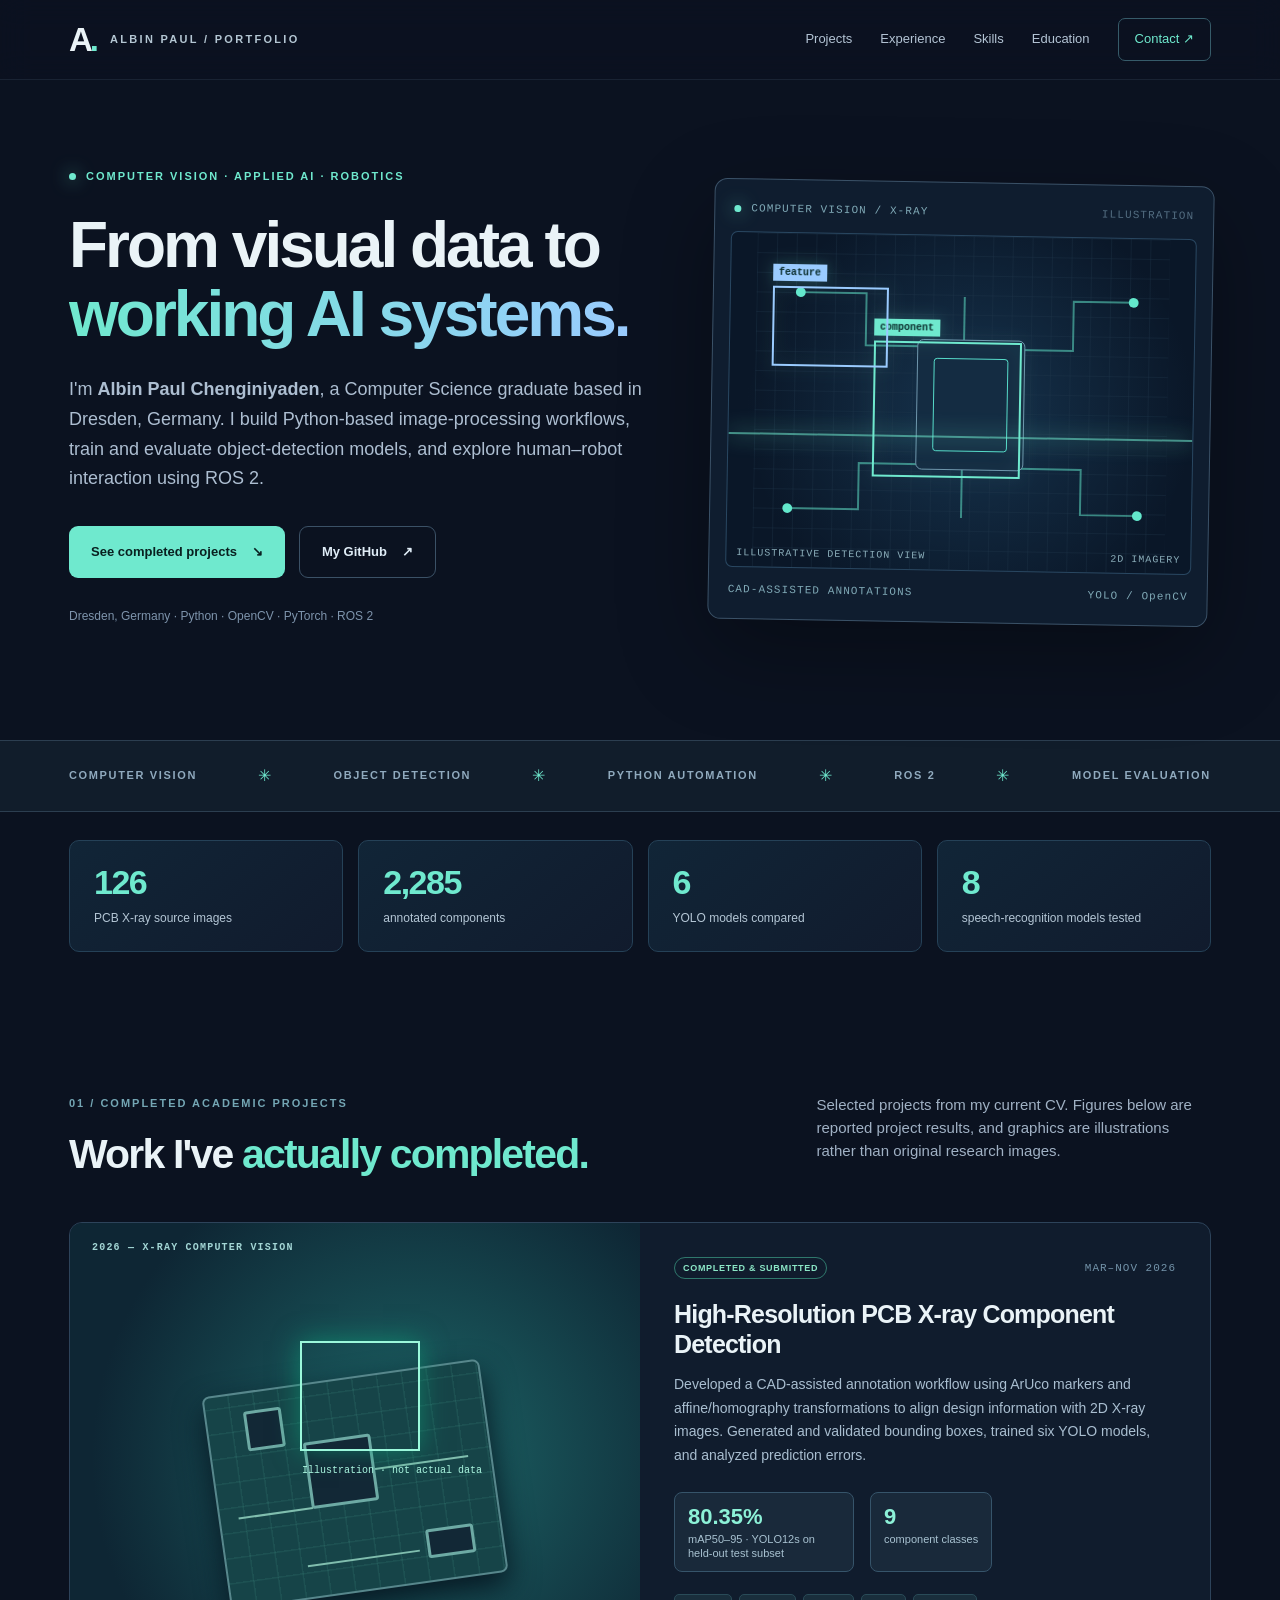
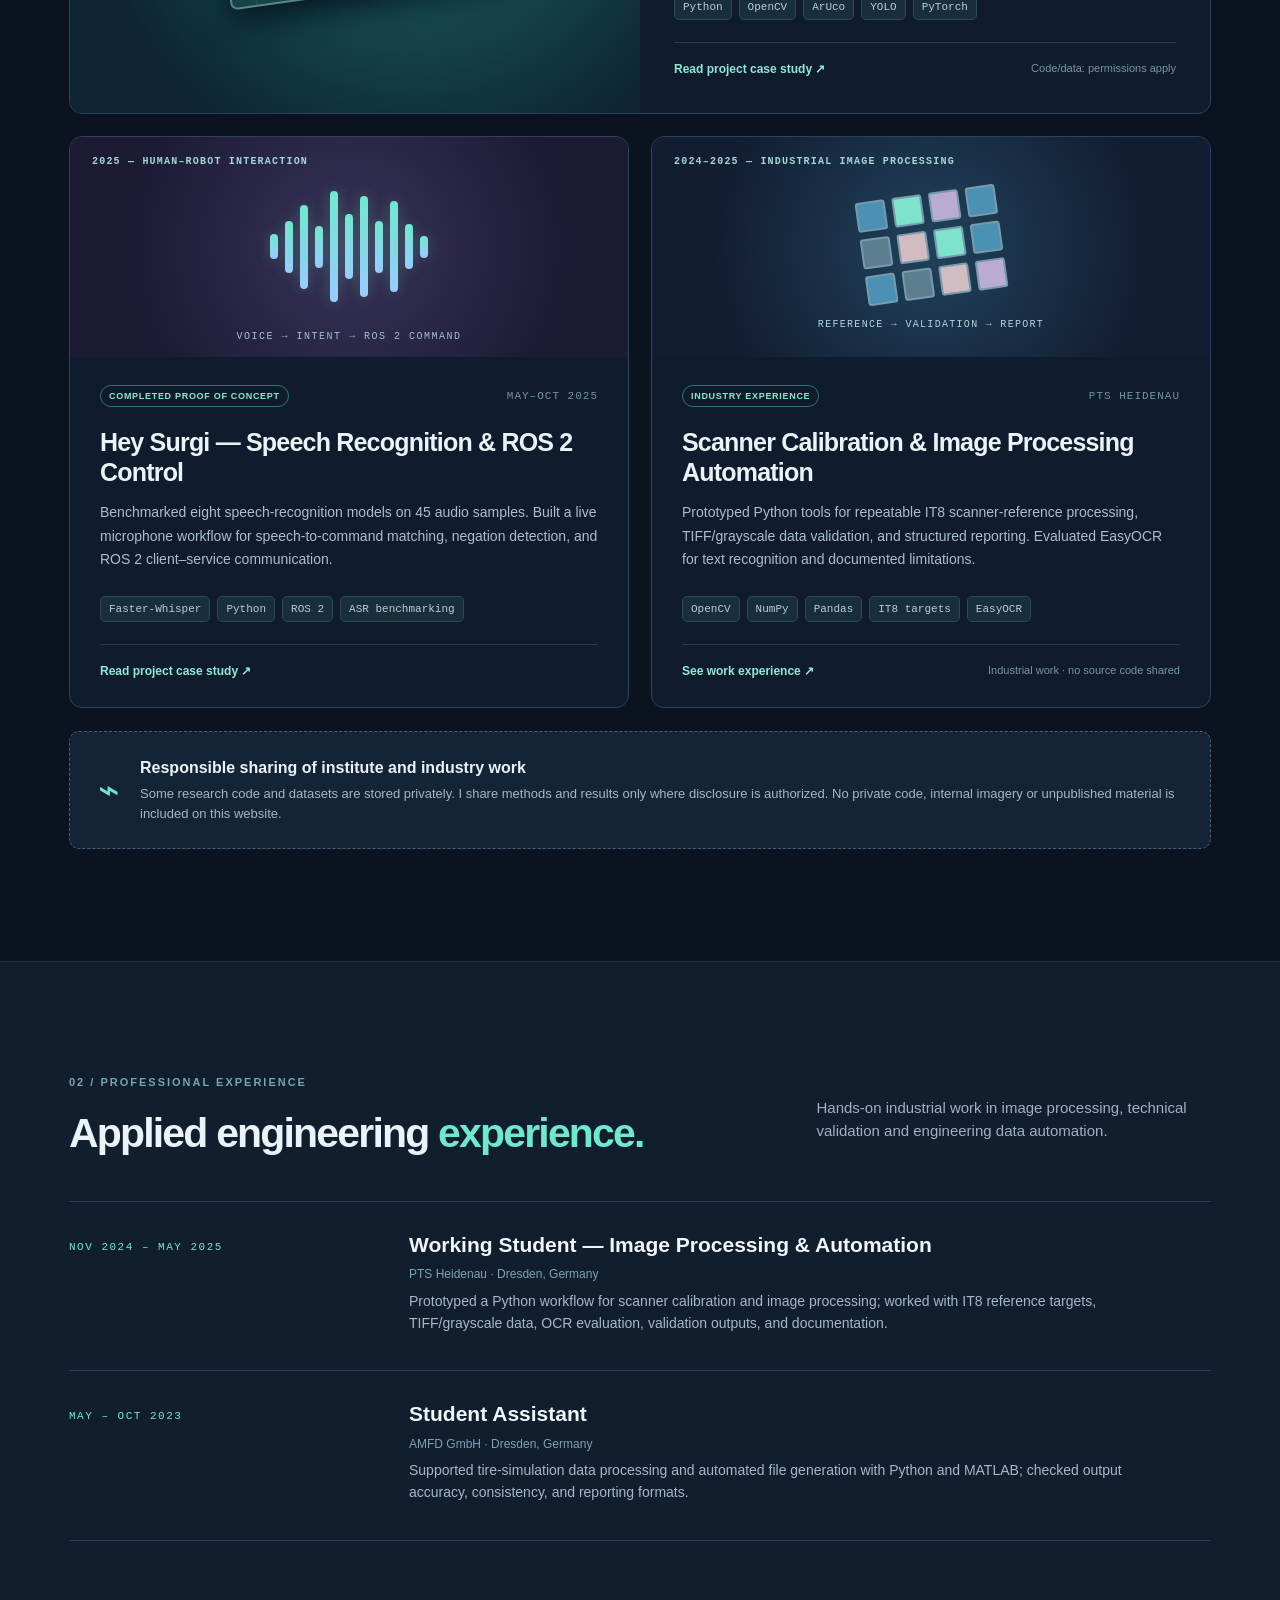
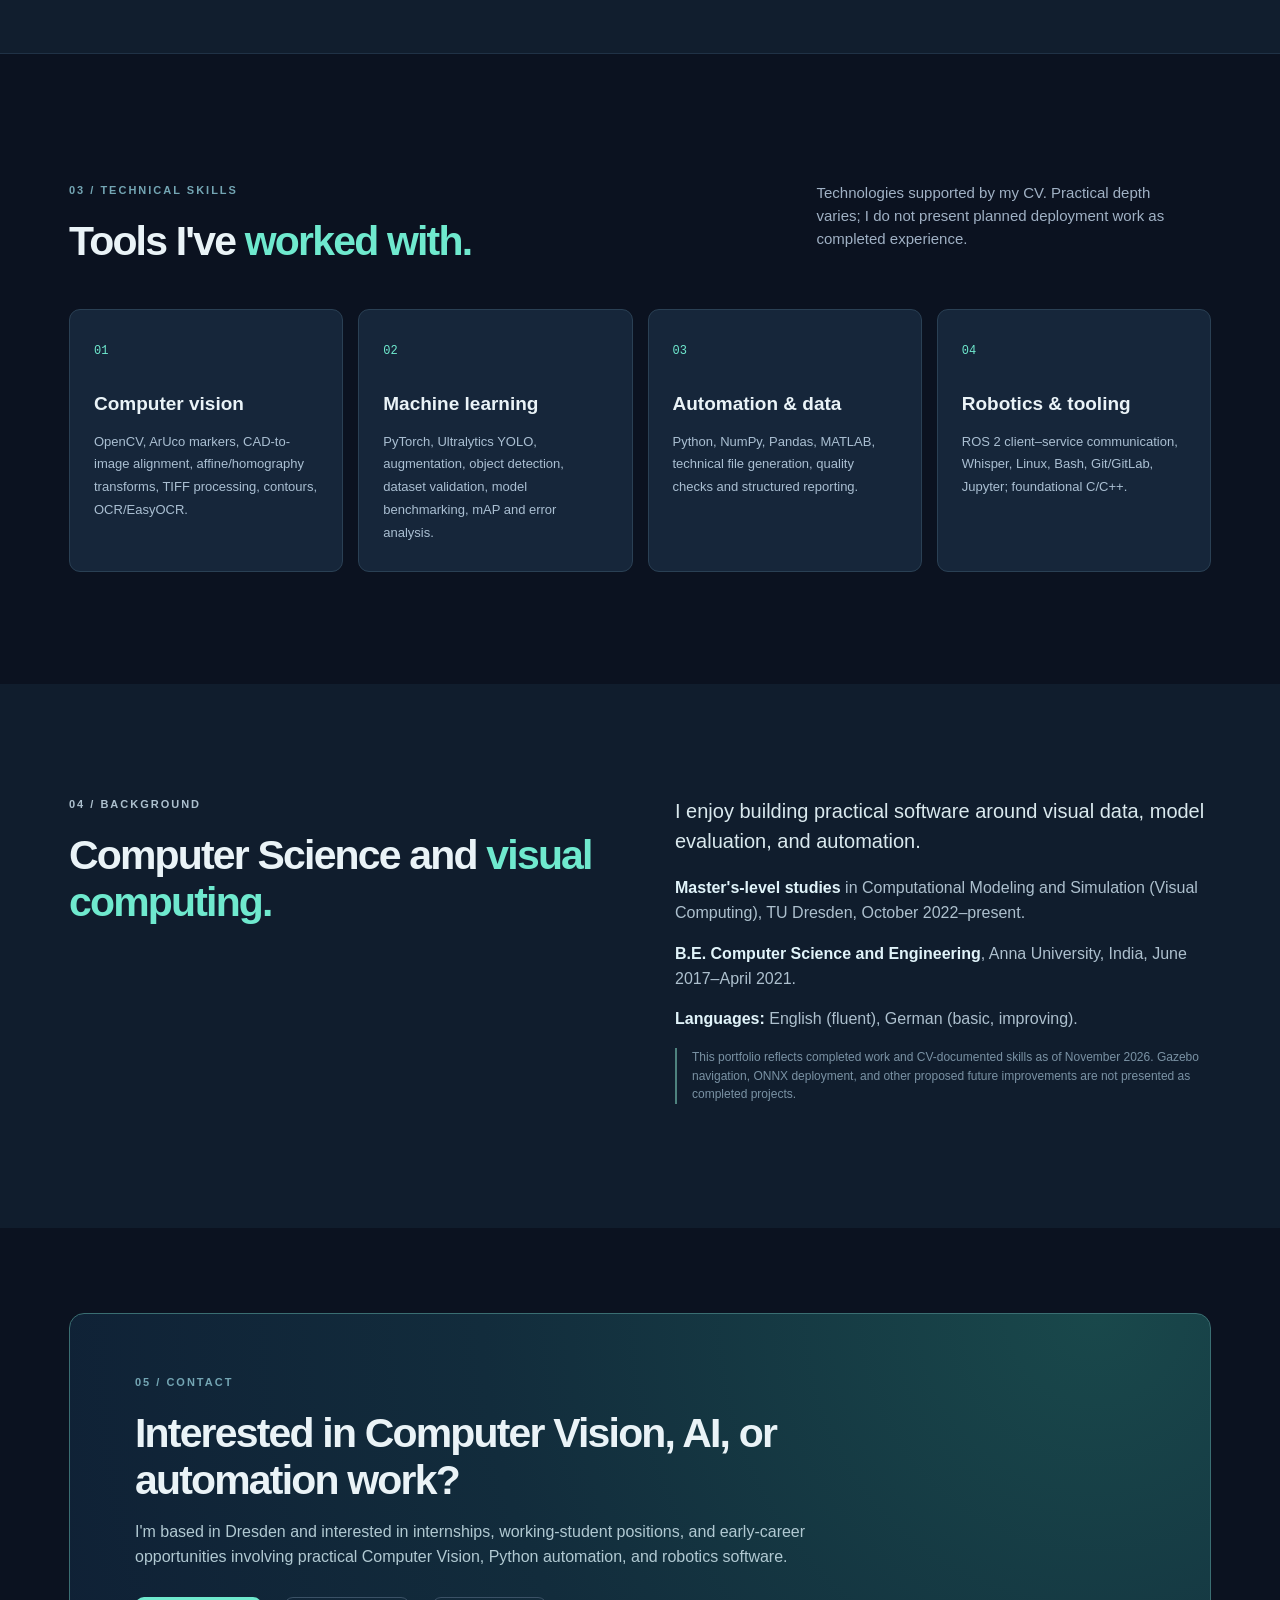
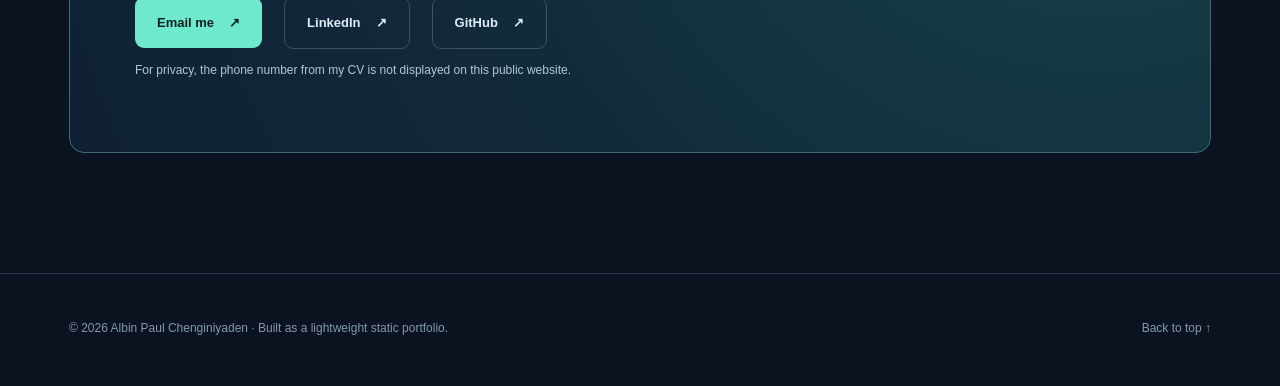
<file: index.html>
<!doctype html>
<html lang="en">
<head>
  <meta charset="utf-8">
  <meta name="viewport" content="width=device-width,initial-scale=1">
  <meta name="theme-color" content="#0b1220">
  <meta name="description" content="Portfolio of Albin Paul Chenginiyaden — Computer Vision, applied machine learning, Python automation and ROS 2. Completed academic projects and industrial experience in Germany.">
  <meta property="og:title" content="Albin Paul | Computer Vision & Applied AI">
  <meta property="og:description" content="Selected completed work: PCB X-ray component detection, speech recognition with ROS 2, and industrial image-processing automation.">
  <meta property="og:type" content="website">
  <title>Albin Paul Chenginiyaden | Computer Vision & Applied AI</title>
  <link rel="icon" type="image/svg+xml" href="favicon.svg">
  <link rel="stylesheet" href="styles.css">
</head>
<body>
  <a class="skip-link" href="#main">Skip to content</a>
  <header class="site-header">
    <div class="shell nav-row">
      <a class="logo" href="#top" aria-label="Home"><span class="mark">A<span class="mark-dot">.</span></span><span class="logo-label">ALBIN PAUL / PORTFOLIO</span></a>
      <button class="nav-toggle" type="button" aria-expanded="false" aria-controls="navigation" aria-label="Toggle navigation">☰</button>
      <nav id="navigation" class="nav-links" aria-label="Main navigation">
        <a href="#projects">Projects</a><a href="#experience">Experience</a><a href="#skills">Skills</a><a href="#education">Education</a>
        <a class="nav-contact" href="#contact">Contact <span aria-hidden="true">↗</span></a>
      </nav>
    </div>
  </header>
  <main id="main">
    <section id="top" class="hero shell">
      <div class="hero-copy">
        <p class="eyebrow"><span class="status-dot"></span> COMPUTER VISION · APPLIED AI · ROBOTICS</p>
        <h1>From visual data to <span class="gradient-text">working AI systems.</span></h1>
        <p class="lede">I'm <strong>Albin Paul Chenginiyaden</strong>, a Computer Science graduate based in Dresden, Germany. I build Python-based image-processing workflows, train and evaluate object-detection models, and explore human–robot interaction using ROS 2.</p>
        <div class="hero-actions">
          <a class="button button-primary" href="#projects">See completed projects <span aria-hidden="true">↘</span></a>
          <a class="button button-outline" href="https://github.com/albinpc" target="_blank" rel="noopener noreferrer">My GitHub <span aria-hidden="true">↗</span></a>
        </div>
        <p class="micro">Dresden, Germany · Python · OpenCV · PyTorch · ROS 2</p>
      </div>
      <div class="hero-visual" aria-label="Illustration of a computer vision detection workflow">
        <div class="visual-top"><span class="signal-pulse"></span> COMPUTER VISION / X-RAY <span class="visual-version">ILLUSTRATION</span></div>
        <div class="camera-frame">
          <div class="scan-line"></div>
          <div class="detect detect-1"><span>component</span></div>
          <div class="detect detect-2"><span>feature</span></div>
          <svg class="circuit" viewBox="0 0 420 340" role="img" aria-label="Stylized PCB illustration; not an experimental result">
            <defs><pattern id="grid" width="20" height="20" patternUnits="userSpaceOnUse"><path d="M20 0H0V20" fill="none" stroke="#20364b" stroke-width=".7"/></pattern></defs>
            <rect width="420" height="340" fill="url(#grid)"/>
            <g fill="none" stroke="#63e8cc" stroke-width="2" opacity=".52"><path d="M45 60 H112 V113 H167"/><path d="M35 280 H107 V233 H171"/><path d="M267 115 H323 V65 H384"/><path d="M270 236 H333 V282 H391"/><path d="M212 62 V106"/><path d="M212 238 V287"/></g>
            <g stroke="#7197ae" fill="#142c42"><rect x="165" y="106" width="109" height="132" rx="6"/><rect x="182" y="125" width="75" height="94" rx="3" stroke="#58ddcb"/></g>
            <g fill="#63e8cc"><circle cx="45" cy="60" r="5"/><circle cx="35" cy="280" r="5"/><circle cx="384" cy="65" r="5"/><circle cx="391" cy="282" r="5"/></g>
          </svg>
          <div class="frame-label">ILLUSTRATIVE DETECTION VIEW <span>2D IMAGERY</span></div>
        </div>
        <div class="visual-footer"><span>CAD-ASSISTED ANNOTATIONS</span><span>YOLO / OpenCV</span></div>
      </div>
    </section>
    <div class="ticker" aria-label="Areas of experience"><div class="shell ticker-inner"><span>COMPUTER VISION</span><b>✳</b><span>OBJECT DETECTION</span><b>✳</b><span>PYTHON AUTOMATION</span><b>✳</b><span>ROS 2</span><b>✳</b><span>MODEL EVALUATION</span></div></div>
    <section class="proof shell" aria-label="Selected project metrics">
      <div><strong>126</strong><span>PCB X-ray source images</span></div>
      <div><strong>2,285</strong><span>annotated components</span></div>
      <div><strong>6</strong><span>YOLO models compared</span></div>
      <div><strong>8</strong><span>speech-recognition models tested</span></div>
    </section>
    <section id="projects" class="section shell">
      <div class="section-heading"><div><p class="eyebrow subtle">01 / COMPLETED ACADEMIC PROJECTS</p><h2>Work I've <em>actually completed.</em></h2></div><p>Selected projects from my current CV. Figures below are reported project results, and graphics are illustrations rather than original research images.</p></div>
      <div class="project-grid">
        <article class="project-card featured">
          <div class="project-art art-pcb"><div class="art-label">2026 — X-RAY COMPUTER VISION</div><div class="pcb-graphic"><div class="board"><i class="chip c1"></i><i class="chip c2"></i><i class="chip c3"></i><i class="trace t1"></i><i class="trace t2"></i><i class="trace t3"></i></div><div class="target-box"><span>Illustration · not actual data</span></div></div></div>
          <div class="project-body"><div class="card-kicker"><span class="tag tag-complete">COMPLETED & SUBMITTED</span><span>MAR–NOV 2026</span></div>
            <h3>High-Resolution PCB X-ray Component Detection</h3>
            <p>Developed a CAD-assisted annotation workflow using ArUco markers and affine/homography transformations to align design information with 2D X-ray images. Generated and validated bounding boxes, trained six YOLO models, and analyzed prediction errors.</p>
            <div class="project-results"><div><strong>80.35%</strong><small>mAP50–95 · YOLO12s on held-out test subset</small></div><div><strong>9</strong><small>component classes</small></div></div>
            <div class="stack"><span>Python</span><span>OpenCV</span><span>ArUco</span><span>YOLO</span><span>PyTorch</span></div>
            <div class="card-footer"><a href="pcb-xray.html">Read project case study <span aria-hidden="true">↗</span></a><span class="privacy-note">Code/data: permissions apply</span></div>
          </div>
        </article>
        <article class="project-card">
          <div class="project-art art-audio"><div class="art-label">2025 — HUMAN–ROBOT INTERACTION</div><div class="sound-wave" aria-hidden="true"><i></i><i></i><i></i><i></i><i></i><i></i><i></i><i></i><i></i><i></i><i></i></div><div class="wave-caption">VOICE → INTENT → ROS 2 COMMAND</div></div>
          <div class="project-body"><div class="card-kicker"><span class="tag tag-complete">COMPLETED PROOF OF CONCEPT</span><span>MAY–OCT 2025</span></div>
            <h3>Hey Surgi — Speech Recognition & ROS 2 Control</h3>
            <p>Benchmarked eight speech-recognition models on 45 audio samples. Built a live microphone workflow for speech-to-command matching, negation detection, and ROS 2 client–service communication.</p>
            <div class="stack"><span>Faster-Whisper</span><span>Python</span><span>ROS 2</span><span>ASR benchmarking</span></div>
            <div class="card-footer"><a href="hey-surgi.html">Read project case study <span aria-hidden="true">↗</span></a></div>
          </div>
        </article>
        <article class="project-card">
          <div class="project-art art-robot art-industrial"><div class="art-label">2024–2025 — INDUSTRIAL IMAGE PROCESSING</div>
            <div class="industrial-art" aria-hidden="true"><div class="calibration-grid"><i></i><i></i><i></i><i></i><i></i><i></i><i></i><i></i><i></i><i></i><i></i><i></i></div><div class="industrial-code">REFERENCE → VALIDATION → REPORT</div></div>
          </div>
          <div class="project-body"><div class="card-kicker"><span class="tag tag-complete">INDUSTRY EXPERIENCE</span><span>PTS HEIDENAU</span></div>
            <h3>Scanner Calibration & Image Processing Automation</h3>
            <p>Prototyped Python tools for repeatable IT8 scanner-reference processing, TIFF/grayscale data validation, and structured reporting. Evaluated EasyOCR for text recognition and documented limitations.</p>
            <div class="stack"><span>OpenCV</span><span>NumPy</span><span>Pandas</span><span>IT8 targets</span><span>EasyOCR</span></div>
            <div class="card-footer"><a href="#experience">See work experience <span aria-hidden="true">↗</span></a><span class="privacy-note">Industrial work · no source code shared</span></div>
          </div>
        </article>
      </div>
      <div class="confidential-note"><div class="lock-icon" aria-hidden="true">⌁</div><div><h3>Responsible sharing of institute and industry work</h3><p>Some research code and datasets are stored privately. I share methods and results only where disclosure is authorized. No private code, internal imagery or unpublished material is included on this website.</p></div></div>
    </section>
    <section id="experience" class="section skills-section"><div class="shell"><div class="section-heading"><div><p class="eyebrow subtle">02 / PROFESSIONAL EXPERIENCE</p><h2>Applied engineering <em>experience.</em></h2></div><p>Hands-on industrial work in image processing, technical validation and engineering data automation.</p></div>
      <div class="timeline">
        <div class="timeline-item"><div class="time-label">NOV 2024 – MAY 2025</div><div><h3>Working Student — Image Processing & Automation</h3><p class="timeline-meta">PTS Heidenau · Dresden, Germany</p><p>Prototyped a Python workflow for scanner calibration and image processing; worked with IT8 reference targets, TIFF/grayscale data, OCR evaluation, validation outputs, and documentation.</p></div></div>
        <div class="timeline-item"><div class="time-label">MAY – OCT 2023</div><div><h3>Student Assistant</h3><p class="timeline-meta">AMFD GmbH · Dresden, Germany</p><p>Supported tire-simulation data processing and automated file generation with Python and MATLAB; checked output accuracy, consistency, and reporting formats.</p></div></div>
      </div></div></section>
    <section id="skills" class="section shell"><div class="section-heading"><div><p class="eyebrow subtle">03 / TECHNICAL SKILLS</p><h2>Tools I've <em>worked with.</em></h2></div><p>Technologies supported by my CV. Practical depth varies; I do not present planned deployment work as completed experience.</p></div>
      <div class="skills-grid">
        <div class="skill-card"><span class="skill-index">01</span><h3>Computer vision</h3><p>OpenCV, ArUco markers, CAD-to-image alignment, affine/homography transforms, TIFF processing, contours, OCR/EasyOCR.</p></div>
        <div class="skill-card"><span class="skill-index">02</span><h3>Machine learning</h3><p>PyTorch, Ultralytics YOLO, augmentation, object detection, dataset validation, model benchmarking, mAP and error analysis.</p></div>
        <div class="skill-card"><span class="skill-index">03</span><h3>Automation & data</h3><p>Python, NumPy, Pandas, MATLAB, technical file generation, quality checks and structured reporting.</p></div>
        <div class="skill-card"><span class="skill-index">04</span><h3>Robotics & tooling</h3><p>ROS 2 client–service communication, Whisper, Linux, Bash, Git/GitLab, Jupyter; foundational C/C++.</p></div>
      </div>
    </section>
    <section id="education" class="section about-section"><div class="shell about-layout"><div><p class="eyebrow subtle">04 / BACKGROUND</p><h2>Computer Science and <em>visual computing.</em></h2></div><div><p class="about-lead">I enjoy building practical software around visual data, model evaluation, and automation.</p><p><strong>Master's-level studies</strong> in Computational Modeling and Simulation (Visual Computing), TU Dresden, October 2022–present.</p><p><strong>B.E. Computer Science and Engineering</strong>, Anna University, India, June 2017–April 2021.</p><p><strong>Languages:</strong> English (fluent), German (basic, improving).</p><p class="about-footnote">This portfolio reflects completed work and CV-documented skills as of November 2026. Gazebo navigation, ONNX deployment, and other proposed future improvements are not presented as completed projects.</p></div></div></section>
    <section id="contact" class="section contact-section shell"><div class="contact-card"><p class="eyebrow subtle">05 / CONTACT</p><h2>Interested in Computer Vision, AI, or automation work?</h2><p>I'm based in Dresden and interested in internships, working-student positions, and early-career opportunities involving practical Computer Vision, Python automation, and robotics software.</p>
      <div class="contact-actions"><a class="button button-primary" href="mailto:albin.p.cse@gmail.com">Email me <span aria-hidden="true">↗</span></a><a class="button button-outline" href="https://www.linkedin.com/in/albin-paul-chenginiyaden-807727271" target="_blank" rel="noopener noreferrer">LinkedIn <span aria-hidden="true">↗</span></a><a class="button button-outline" href="https://github.com/albinpc" target="_blank" rel="noopener noreferrer">GitHub <span aria-hidden="true">↗</span></a></div>
      <p class="contact-hint">For privacy, the phone number from my CV is not displayed on this public website.</p>
    </div></section>
  </main>
  <footer class="footer"><div class="shell footer-inner"><p>© <span id="year">2026</span> Albin Paul Chenginiyaden · Built as a lightweight static portfolio.</p><a href="#top">Back to top ↑</a></div></footer>
  <script src="script.js"></script>
</body>
</html>
</file>
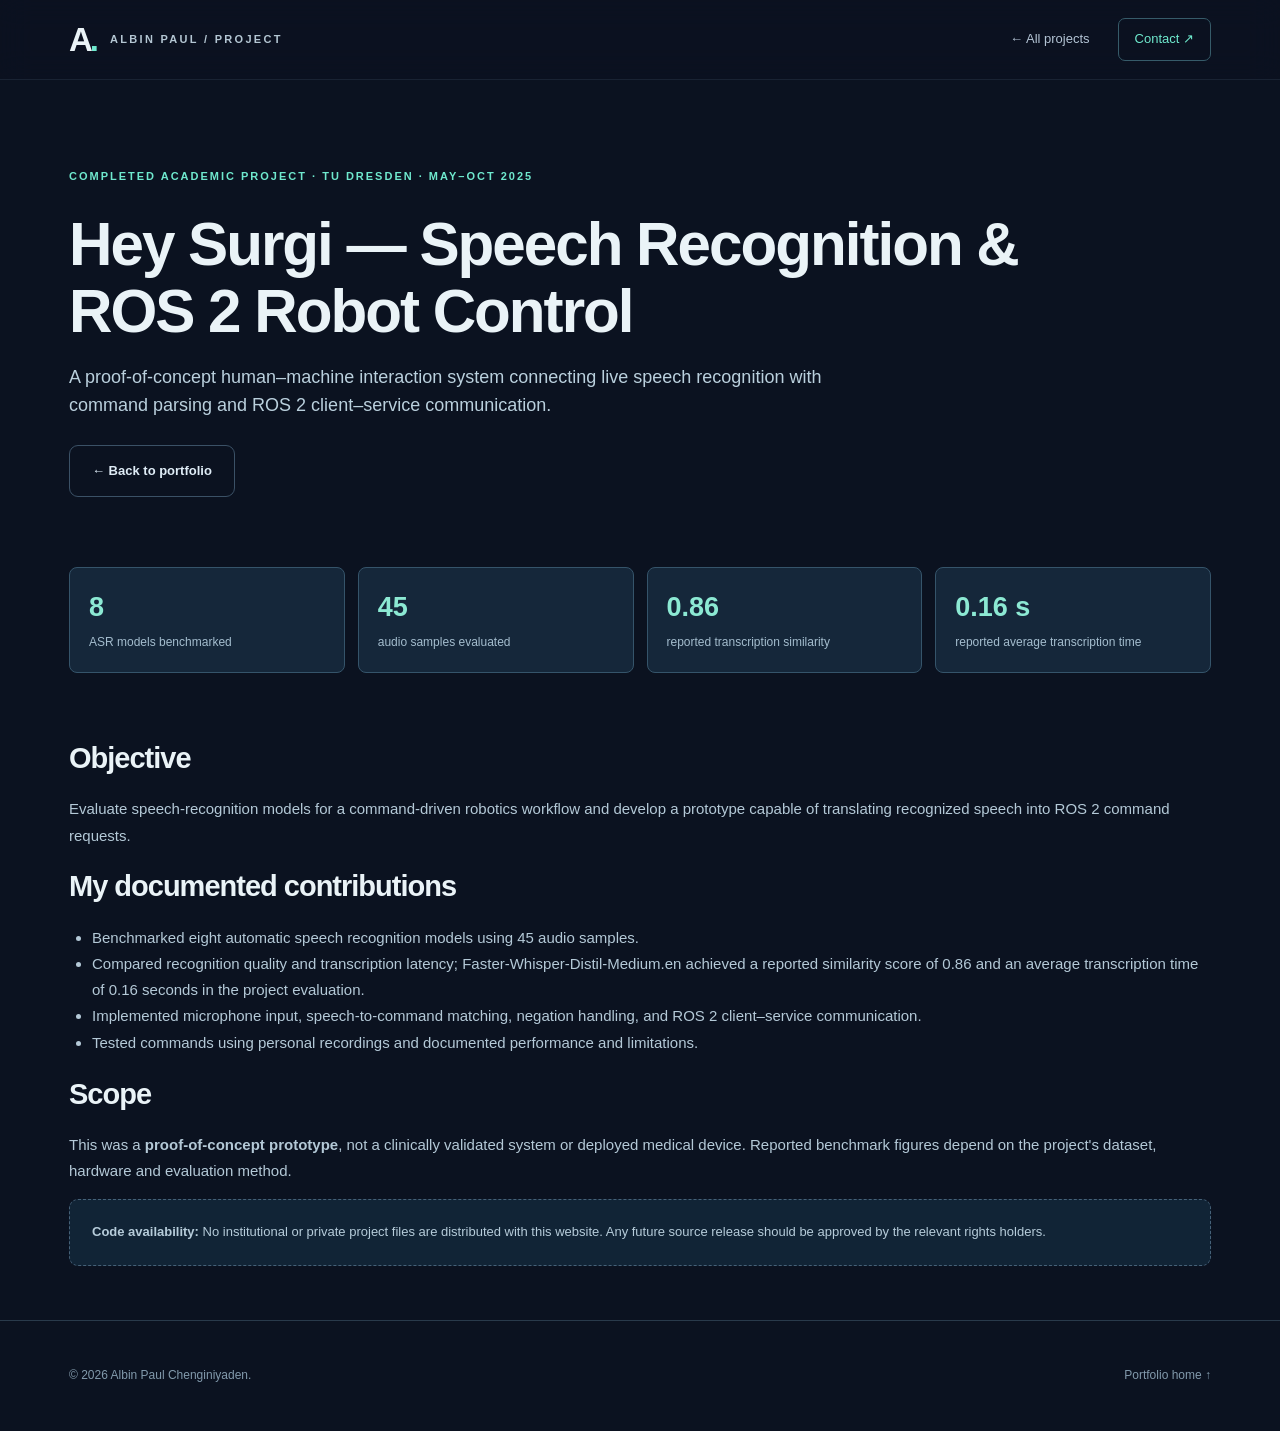
<file: hey-surgi.html>
<!doctype html><html lang="en"><head><meta charset="utf-8"><meta name="viewport" content="width=device-width,initial-scale=1"><meta name="theme-color" content="#0b1220"><meta name="description" content="Hey Surgi: speech recognition benchmark and ROS 2 command-control proof-of-concept."><title>Hey Surgi – Speech Recognition & ROS 2 | Albin Paul</title><link rel="icon" href="favicon.svg"><link rel="stylesheet" href="styles.css"></head><body>
<a class="skip-link" href="#main">Skip to content</a><header class="site-header"><div class="shell nav-row"><a class="logo" href="index.html" aria-label="Home"><span class="mark">A<span class="mark-dot">.</span></span><span class="logo-label">ALBIN PAUL / PROJECT</span></a><nav class="nav-links case-nav"><a href="index.html#projects">← All projects</a><a class="nav-contact" href="index.html#contact">Contact ↗</a></nav></div></header>
<main id="main" class="shell"><section class="case-hero"><p class="eyebrow">COMPLETED ACADEMIC PROJECT · TU DRESDEN · MAY–OCT 2025</p><h1>Hey Surgi — Speech Recognition & ROS 2 Robot Control</h1><p class="case-lede">A proof-of-concept human–machine interaction system connecting live speech recognition with command parsing and ROS 2 client–service communication.</p><div class="case-links"><a class="button button-outline" href="index.html#projects">← Back to portfolio</a></div></section>
<div class="case-stats"><div><strong>8</strong><span>ASR models benchmarked</span></div><div><strong>45</strong><span>audio samples evaluated</span></div><div><strong>0.86</strong><span>reported transcription similarity</span></div><div><strong>0.16 s</strong><span>reported average transcription time</span></div></div>
<section class="case-section"><h2>Objective</h2><p>Evaluate speech-recognition models for a command-driven robotics workflow and develop a prototype capable of translating recognized speech into ROS 2 command requests.</p><h2>My documented contributions</h2><ul><li>Benchmarked eight automatic speech recognition models using 45 audio samples.</li><li>Compared recognition quality and transcription latency; Faster-Whisper-Distil-Medium.en achieved a reported similarity score of 0.86 and an average transcription time of 0.16 seconds in the project evaluation.</li><li>Implemented microphone input, speech-to-command matching, negation handling, and ROS 2 client–service communication.</li><li>Tested commands using personal recordings and documented performance and limitations.</li></ul><h2>Scope</h2><p>This was a <strong>proof-of-concept prototype</strong>, not a clinically validated system or deployed medical device. Reported benchmark figures depend on the project's dataset, hardware and evaluation method.</p><div class="case-disclaimer"><strong>Code availability:</strong> No institutional or private project files are distributed with this website. Any future source release should be approved by the relevant rights holders.</div></section></main><footer class="footer"><div class="shell footer-inner"><p>© <span id="year">2026</span> Albin Paul Chenginiyaden.</p><a href="index.html">Portfolio home ↑</a></div></footer><script src="script.js"></script></body></html>
</file>
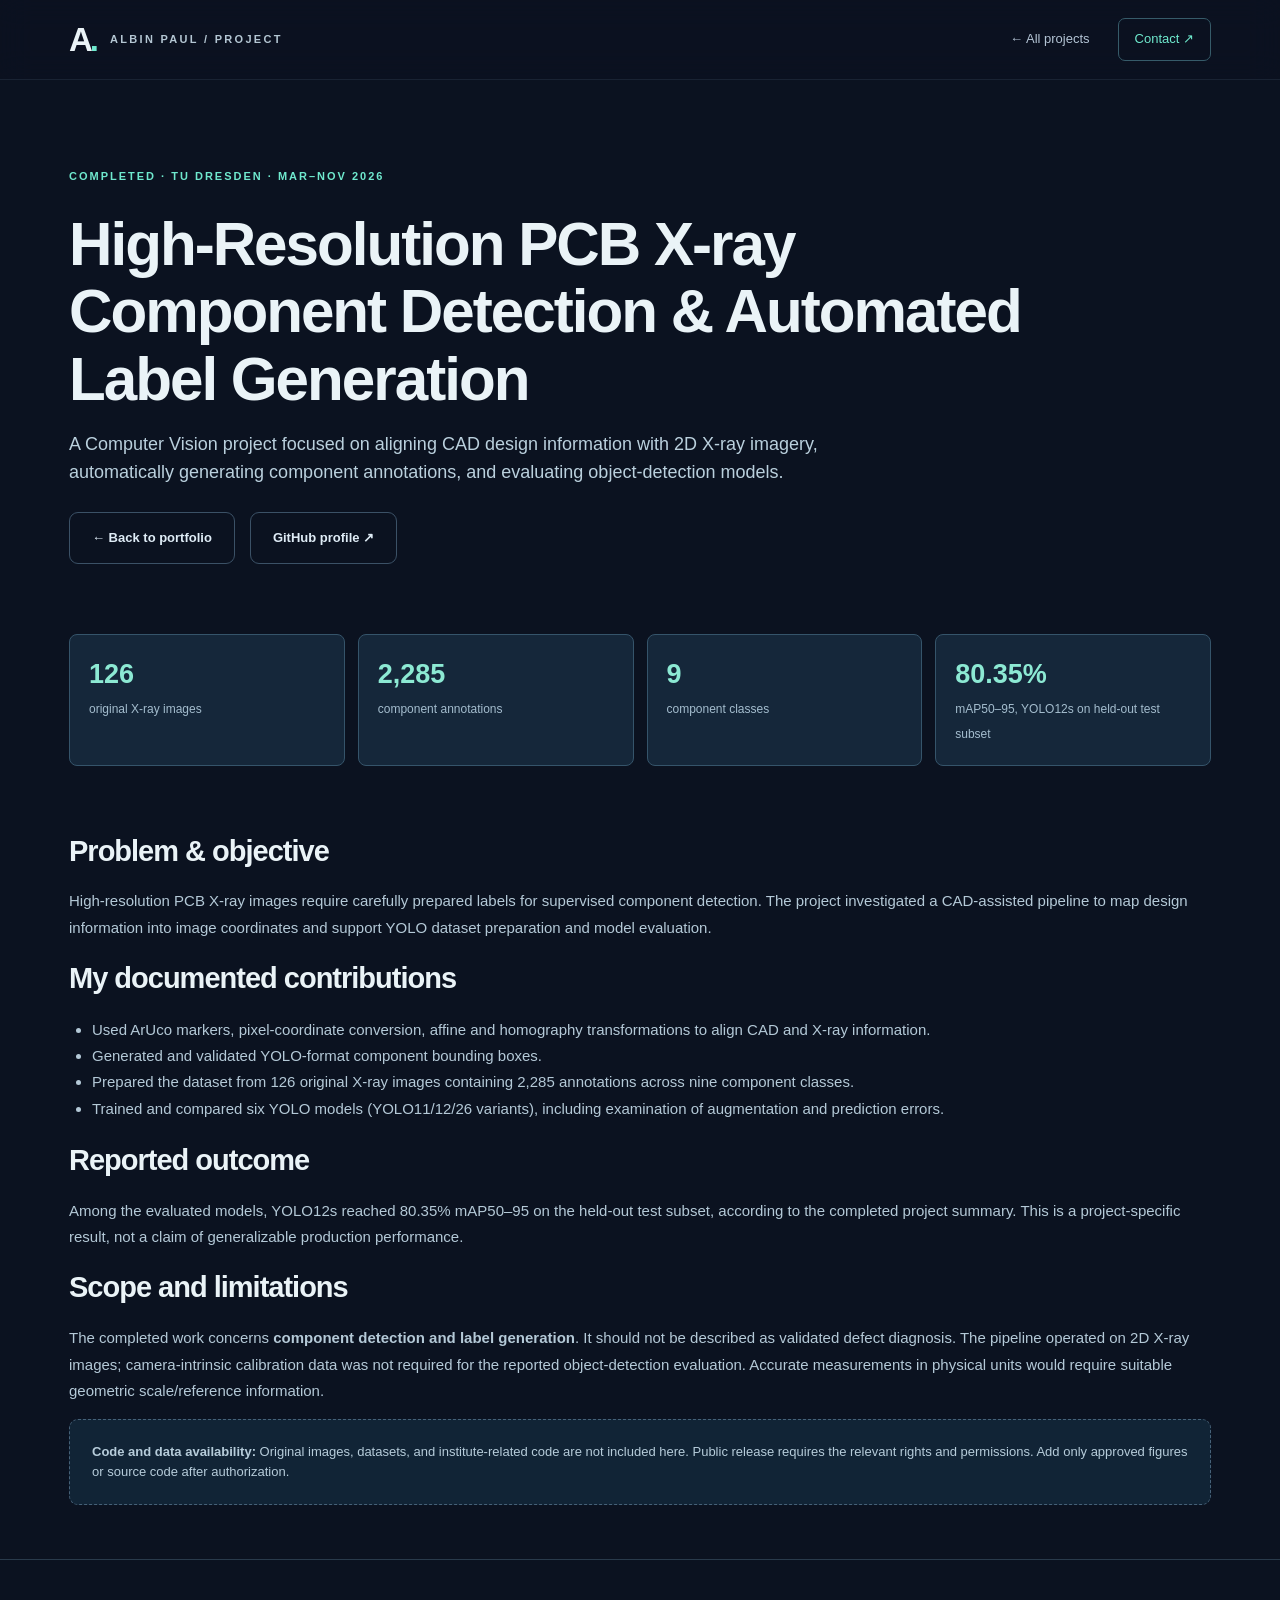
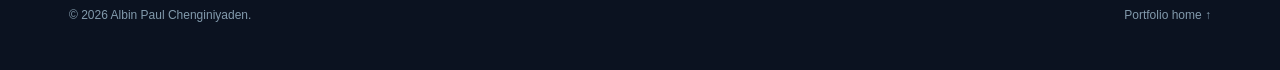
<file: pcb-xray.html>
<!doctype html><html lang="en"><head><meta charset="utf-8"><meta name="viewport" content="width=device-width,initial-scale=1"><meta name="theme-color" content="#0b1220"><meta name="description" content="Completed TU Dresden project: CAD-assisted annotation and YOLO component detection in 2D PCB X-ray images."><title>PCB X-ray Component Detection | Albin Paul</title><link rel="icon" href="favicon.svg"><link rel="stylesheet" href="styles.css"></head><body>
<a class="skip-link" href="#main">Skip to content</a><header class="site-header"><div class="shell nav-row"><a class="logo" href="index.html" aria-label="Home"><span class="mark">A<span class="mark-dot">.</span></span><span class="logo-label">ALBIN PAUL / PROJECT</span></a><nav class="nav-links case-nav"><a href="index.html#projects">← All projects</a><a class="nav-contact" href="index.html#contact">Contact ↗</a></nav></div></header>
<main id="main" class="shell"><section class="case-hero"><p class="eyebrow">COMPLETED · TU DRESDEN · MAR–NOV 2026</p><h1>High-Resolution PCB X-ray Component Detection & Automated Label Generation</h1><p class="case-lede">A Computer Vision project focused on aligning CAD design information with 2D X-ray imagery, automatically generating component annotations, and evaluating object-detection models.</p><div class="case-links"><a class="button button-outline" href="index.html#projects">← Back to portfolio</a><a class="button button-outline" href="https://github.com/albinpc" target="_blank" rel="noopener noreferrer">GitHub profile ↗</a></div></section>
<div class="case-stats"><div><strong>126</strong><span>original X-ray images</span></div><div><strong>2,285</strong><span>component annotations</span></div><div><strong>9</strong><span>component classes</span></div><div><strong>80.35%</strong><span>mAP50–95, YOLO12s on held-out test subset</span></div></div>
<section class="case-section"><h2>Problem & objective</h2><p>High-resolution PCB X-ray images require carefully prepared labels for supervised component detection. The project investigated a CAD-assisted pipeline to map design information into image coordinates and support YOLO dataset preparation and model evaluation.</p><h2>My documented contributions</h2><ul><li>Used ArUco markers, pixel-coordinate conversion, affine and homography transformations to align CAD and X-ray information.</li><li>Generated and validated YOLO-format component bounding boxes.</li><li>Prepared the dataset from 126 original X-ray images containing 2,285 annotations across nine component classes.</li><li>Trained and compared six YOLO models (YOLO11/12/26 variants), including examination of augmentation and prediction errors.</li></ul><h2>Reported outcome</h2><p>Among the evaluated models, YOLO12s reached 80.35% mAP50–95 on the held-out test subset, according to the completed project summary. This is a project-specific result, not a claim of generalizable production performance.</p><h2>Scope and limitations</h2><p>The completed work concerns <strong>component detection and label generation</strong>. It should not be described as validated defect diagnosis. The pipeline operated on 2D X-ray images; camera-intrinsic calibration data was not required for the reported object-detection evaluation. Accurate measurements in physical units would require suitable geometric scale/reference information.</p><div class="case-disclaimer"><strong>Code and data availability:</strong> Original images, datasets, and institute-related code are not included here. Public release requires the relevant rights and permissions. Add only approved figures or source code after authorization.</div></section></main><footer class="footer"><div class="shell footer-inner"><p>© <span id="year">2026</span> Albin Paul Chenginiyaden.</p><a href="index.html">Portfolio home ↑</a></div></footer><script src="script.js"></script></body></html>
</file>
<file: styles.css>
:root{--bg:#0b1220;--bg2:#0f192b;--card:#111e32;--text:#eaf3f7;--muted:#a0b1c4;--line:#28384c;--teal:#6fe9ce;--sky:#9acbff;--display:Arial,Helvetica,sans-serif;--body:Arial,Helvetica,sans-serif}*{box-sizing:border-box}html{scroll-behavior:smooth;scroll-padding-top:88px}body{margin:0;background:var(--bg);color:var(--text);font-family:var(--body);line-height:1.55}a{color:inherit;text-decoration:none}a:focus-visible,button:focus-visible{outline:3px solid var(--teal);outline-offset:4px}button{font:inherit}.shell{max-width:1210px;padding:0 34px;margin:0 auto}.skip-link{position:absolute;top:-100px;left:14px;z-index:20;background:#fff;color:#000;padding:12px}.skip-link:focus{top:12px}.site-header{position:sticky;top:0;z-index:10;backdrop-filter:blur(15px);background:rgba(11,18,32,.91);border-bottom:1px solid rgba(131,165,199,.12)}.nav-row{height:79px;display:flex;align-items:center;justify-content:space-between}.logo{display:flex;align-items:center;gap:14px}.mark{font-size:33px;font-weight:900;line-height:1;letter-spacing:-3px}.mark-dot{color:var(--teal)}.logo-label{font-size:11px;font-weight:800;letter-spacing:2.3px;color:#b4c6d3}.nav-links{display:flex;align-items:center;gap:28px}.nav-links a{font-size:13px;color:#b4c4d5;transition:color .2s}.nav-links a:hover{color:var(--teal)}.nav-links .nav-contact{color:var(--teal);border:1px solid #365b69;border-radius:7px;padding:10px 16px}.nav-toggle{display:none}.hero{min-height:660px;display:grid;grid-template-columns:1.08fr .92fr;align-items:center;gap:55px;padding-top:70px;padding-bottom:84px}.eyebrow{font-size:11px;color:var(--teal);font-weight:800;letter-spacing:2px;margin:0 0 26px;display:flex;align-items:center;gap:10px}.status-dot,.signal-pulse,.live-square{display:inline-block;width:7px;height:7px;border-radius:50%;background:var(--teal);box-shadow:0 0 18px rgba(111,233,206,.8)}.hero h1{font-family:var(--display);font-size:clamp(45px,5vw,75px);line-height:1.08;letter-spacing:-3px;margin:0 0 26px;font-weight:800}.gradient-text{background:linear-gradient(100deg,var(--teal),var(--sky));-webkit-background-clip:text;background-clip:text;color:transparent}.lede{max-width:585px;color:#adbed1;font-size:18px;line-height:1.65;margin:0 0 32px}.hero-actions{display:flex;flex-wrap:wrap;gap:14px}.button{display:inline-flex;align-items:center;justify-content:center;gap:15px;padding:15px 22px;min-height:51px;border-radius:9px;font-size:13px;font-weight:800;transition:transform .18s,background .18s}.button:hover{transform:translateY(-2px)}.button-primary{background:var(--teal);color:#092020}.button-primary:hover{background:#a4ffe6}.button-outline{border:1px solid #3b5166;color:#dfecf6}.button-outline:hover{background:#17273a}.micro{font-size:12px;color:#7e94ac;margin-top:29px}.hero-visual{border:1px solid #3b5268;border-radius:13px;background:#0f1d2f;padding:16px;box-shadow:0 30px 90px rgba(0,0,0,.32);transform:rotate(1deg)}.visual-top,.visual-footer{display:flex;align-items:center;gap:10px;color:#80aab7;font-family:monospace;font-size:11px;letter-spacing:1.1px;padding:5px 3px 14px}.visual-version{margin-left:auto;color:#536d81}.camera-frame{position:relative;overflow:hidden;border:1px solid #294761;border-radius:7px;height:336px;background:radial-gradient(circle at 52% 52%,#16334d,#0a1728 75%)}.circuit{width:100%;height:100%;object-fit:cover}.detect{position:absolute;border:2px solid var(--teal);filter:drop-shadow(0 0 8px rgba(111,233,206,.25))}.detect span{position:absolute;top:-24px;left:-2px;background:var(--teal);color:#092c2b;padding:3px 6px;font:bold 10px monospace;white-space:nowrap}.detect-1{top:106px;left:31%;width:32%;height:136px}.detect-2{top:53px;left:9%;width:25%;height:80px;border-color:#9acbff}.detect-2 span{background:var(--sky)}.scan-line{height:2px;background:rgba(111,233,206,.58);position:absolute;left:0;right:0;top:60%;box-shadow:0 0 20px var(--teal)}.frame-label{position:absolute;bottom:8px;left:10px;right:10px;display:flex;justify-content:space-between;color:#8cafbb;font:10px monospace;letter-spacing:1px}.visual-footer{justify-content:space-between;padding:14px 3px 4px}.live-square{width:6px;height:6px;border-radius:0;vertical-align:middle}.ticker{border-top:1px solid #2c3e50;border-bottom:1px solid #2c3e50;background:#111d2b}.ticker-inner{display:flex;justify-content:space-between;align-items:center;gap:18px;min-height:70px;white-space:nowrap;color:#90aabe;font-size:11px;font-weight:800;letter-spacing:1.65px}.ticker-inner b{color:var(--teal);font-size:16px;font-weight:400}.section{padding-top:112px;padding-bottom:112px}.section-heading{display:grid;grid-template-columns:1.25fr .75fr;gap:90px;align-items:end;margin-bottom:44px}.section-heading p:last-child{color:var(--muted);font-size:15px;max-width:380px}.subtle{color:#74a6b4;margin-bottom:19px}.section h2{font-size:clamp(32px,3.2vw,49px);letter-spacing:-1.8px;line-height:1.15;margin:0;font-weight:800}.section h2 em{font-style:normal;color:var(--teal)}.project-grid{display:grid;grid-template-columns:1fr 1fr;gap:22px}.project-card{border:1px solid #2d435a;background:#101c2d;border-radius:13px;overflow:hidden;transition:border .2s,transform .2s}.project-card:hover{border-color:#5da994;transform:translateY(-3px)}.project-card.featured{grid-column:span 2;display:grid;grid-template-columns:1fr 1fr;min-height:380px}.project-art{position:relative;overflow:hidden;min-height:220px;background:#18354c}.project-card.featured .project-art{min-height:380px}.art-label{position:absolute;left:22px;top:19px;z-index:2;font:bold 10px monospace;letter-spacing:1.2px;color:#a3d6d5}.art-pcb{background:radial-gradient(circle at 60% 48%,#1d6768,#0e2634 75%)}.pcb-graphic{position:absolute;inset:43px 25px 10px;display:grid;place-items:center}.board{position:relative;width:280px;height:215px;border:2px solid #57878c;border-radius:7px;transform:rotate(-8deg);background:repeating-linear-gradient(0deg,transparent 0 23px,rgba(91,193,169,.1) 24px 25px),repeating-linear-gradient(90deg,transparent 0 23px,rgba(91,193,169,.1) 24px 25px),#164448;box-shadow:0 13px 30px #071823}.chip{position:absolute;background:#122836;border:3px solid #6daaa4;border-radius:3px}.c1{width:68px;height:67px;left:92px;top:57px}.c2{width:38px;height:40px;left:37px;top:18px}.c3{width:48px;height:29px;right:27px;bottom:22px}.trace{position:absolute;height:2px;background:#80beae}.t1{left:18px;top:122px;width:75px}.t2{left:160px;top:92px;width:94px}.t3{left:80px;bottom:30px;width:113px}.target-box{position:absolute;width:120px;height:110px;border:2px solid #9bf8db;top:75px;left:calc(50% - 55px);box-shadow:0 0 25px #0f9d78a0}.target-box span{position:absolute;bottom:-27px;left:0;white-space:nowrap;color:#aaf6e0;font:10px monospace}.art-robot{background:radial-gradient(circle at 55% 40%,#22475b,#111f38 75%);display:grid;place-items:center}.robot-svg{width:95%;max-width:410px;height:auto;margin-top:30px}.art-audio{display:grid;place-items:center;background:radial-gradient(circle at center,#383357,#1b1b36 73%)}.sound-wave{height:125px;display:flex;align-items:center;gap:7px}.sound-wave i{width:8px;border-radius:9px;background:linear-gradient(var(--teal),var(--sky));height:var(--height);box-shadow:0 0 14px #79ddbd45}.sound-wave i:nth-child(1){--height:25px}.sound-wave i:nth-child(2){--height:52px}.sound-wave i:nth-child(3){--height:84px}.sound-wave i:nth-child(4){--height:42px}.sound-wave i:nth-child(5){--height:111px}.sound-wave i:nth-child(6){--height:65px}.sound-wave i:nth-child(7){--height:101px}.sound-wave i:nth-child(8){--height:52px}.sound-wave i:nth-child(9){--height:91px}.sound-wave i:nth-child(10){--height:45px}.sound-wave i:nth-child(11){--height:22px}.wave-caption{position:absolute;bottom:15px;font:10px monospace;color:#a7bcd1;letter-spacing:1.5px}.project-body{padding:28px 30px 26px;display:flex;flex-direction:column}.project-card.featured .project-body{justify-content:center;padding:34px}.card-kicker{display:flex;align-items:center;justify-content:space-between;gap:10px;color:#7393a9;font:11px monospace;letter-spacing:1px}.tag{border:1px solid #586384;border-radius:100px;color:#c1c7e2;padding:5px 8px;font:bold 9px Arial;letter-spacing:.7px}.tag-complete{border-color:#2f786c;color:#8be6c6}.project-body h3{font-size:25px;letter-spacing:-.8px;line-height:1.2;margin:20px 0 14px}.project-body p{font-size:14px;color:#a9bed0;line-height:1.7;margin:0 0 24px}.stack{display:flex;flex-wrap:wrap;gap:7px;margin-top:auto}.stack span{color:#b4d0d5;background:#192e3c;border:1px solid #294b58;border-radius:5px;padding:6px 8px;font:11px monospace}.card-footer{border-top:1px solid #2b3b4b;padding-top:17px;margin-top:22px;display:flex;justify-content:space-between;gap:15px;color:#83a6b4;font-size:12px}.card-footer a:hover{color:var(--teal)}.arrow-icon{font-size:20px;color:var(--teal)}.confidential-note{margin-top:23px;background:#142335;border:1px dashed #42617b;padding:24px 28px;border-radius:10px;display:flex;gap:20px;align-items:center}.confidential-note h3{margin:0 0 3px;font-size:16px}.confidential-note p{margin:0;color:#a1b7c7;font-size:13px}.lock-icon{font-size:36px;color:var(--teal)}.skills-section{background:#111e2e;border-top:1px solid #203246;border-bottom:1px solid #203246}.skills-grid{display:grid;grid-template-columns:repeat(4,1fr);gap:15px}.skill-card{padding:27px 24px;min-height:218px;background:#16263a;border:1px solid #2a4054;border-radius:11px}.skill-index{color:var(--teal);font:12px monospace}.skill-card h3{font-size:19px;margin:27px 0 12px}.skill-card p{color:#aabfd2;font-size:13px;line-height:1.75;margin:0}.timeline{border-top:1px solid var(--line)}.timeline-item{display:grid;grid-template-columns:280px 1fr;gap:60px;padding:29px 0;border-bottom:1px solid var(--line)}.time-label{color:var(--teal);font:11px monospace;letter-spacing:1.5px;padding-top:10px}.timeline-item h3{font-size:21px;line-height:1.3;margin:0 0 4px}.timeline-item p{font-size:14px;color:#a5b8c9;max-width:720px;margin:7px 0}.timeline-item .timeline-meta{font-size:12px;color:#82a0b7}.about-section{background:#101d2d}.about-layout{display:grid;grid-template-columns:1fr 1fr;gap:70px}.about-layout p{color:#adc0ce;max-width:530px}.about-layout .about-lead{font-size:20px;line-height:1.5;color:#dae9ee;margin-top:0}.about-footnote{font-size:12px!important;color:#7a92a4!important;border-left:2px solid #4e827e;padding-left:15px}.contact-section{padding-top:85px;padding-bottom:120px}.contact-card{padding:60px 65px;background:radial-gradient(circle at 90% 0%,#19484b,#122c3c 55%,#0f2035);border:1px solid #3a6e72;border-radius:15px}.contact-card h2{max-width:700px}.contact-card p:not(.eyebrow){color:#b1c9d2;max-width:700px}.contact-actions{display:flex;gap:22px;align-items:center;flex-wrap:wrap;margin-top:27px}.contact-hint{font-size:12px;color:#8facba}.footer{border-top:1px solid #293a4b}.footer-inner{display:flex;justify-content:space-between;align-items:center;min-height:110px;gap:20px}.footer-inner p,.footer-inner>a:last-child{color:#829aac;font-size:12px}.footer-inner>a:last-child:hover{color:var(--teal)}@media(max-width:990px){.hero{grid-template-columns:1fr;gap:28px}.hero-visual{max-width:620px;width:100%;margin:0 auto}.section-heading{gap:40px}.skills-grid{grid-template-columns:repeat(2,1fr)}.ticker-inner{overflow:auto}.project-card.featured{grid-template-columns:1fr}.project-card.featured .project-art{min-height:270px}}@media(max-width:710px){.shell{padding:0 20px}.nav-row{height:70px}.nav-toggle{display:block;background:none;border:1px solid #345269;color:var(--teal);padding:6px 12px;border-radius:6px}.nav-links{display:none;position:absolute;left:0;right:0;top:70px;background:#0b1525;border-bottom:1px solid var(--line);padding:18px 25px;flex-direction:column;align-items:stretch;gap:12px}.nav-links.open{display:flex}.nav-links a{padding:7px 0}.nav-links .nav-contact{padding:9px}.hero{padding-top:61px;padding-bottom:67px;min-height:auto}.hero h1{font-size:45px;letter-spacing:-2.3px}.lede{font-size:16px}.camera-frame{height:265px}.section{padding-top:70px;padding-bottom:70px}.section-heading{grid-template-columns:1fr;gap:6px}.section-heading p:last-child{max-width:100%}.project-grid{grid-template-columns:1fr}.project-card.featured{grid-column:span 1}.project-card.featured .project-art{min-height:230px}.project-card.featured .project-body{padding:28px}.board{transform:rotate(-8deg) scale(.82)}.skills-grid{grid-template-columns:1fr}.skill-card{min-height:155px}.timeline-item{grid-template-columns:1fr;gap:5px}.about-layout{grid-template-columns:1fr;gap:20px}.contact-card{padding:37px 28px}.footer-inner{align-items:flex-start;justify-content:center;flex-direction:column;padding-top:22px;padding-bottom:22px;gap:8px}.ticker-inner{justify-content:start}.hero-visual{transform:none}}@media(prefers-reduced-motion:reduce){html{scroll-behavior:auto}*,*:before,*:after{transition:none!important;animation:none!important}}
/* Updated CV-grounded portfolio components */
.proof{display:grid;grid-template-columns:repeat(4,minmax(0,1fr));gap:15px;padding-top:28px;padding-bottom:14px}
.proof>div{padding:23px 24px;border:1px solid #254157;border-radius:10px;background:linear-gradient(140deg,#112537,#111b2d)}
.proof strong{display:block;font-size:34px;letter-spacing:-1.5px;color:var(--teal);line-height:1.1}
.proof span{display:block;margin-top:8px;font-size:12px;color:#b4c6d5}
.project-results{display:flex;gap:16px;flex-wrap:wrap;margin:0 0 22px}
.project-results>div{display:flex;flex-direction:column;max-width:180px;background:#19293a;border:1px solid #36546a;border-radius:8px;padding:10px 13px}
.project-results strong{color:#8cf1d7;font-size:22px;line-height:1.3}
.project-results small{font-size:11px;color:#a8c2d1;line-height:1.35}
.privacy-note{color:#7197a9;font-size:11px;text-align:right}
.art-industrial{background:radial-gradient(circle at center,#20425a,#121d33 73%)}
.industrial-art{min-height:220px;display:flex;align-items:center;justify-content:center;flex-direction:column;gap:22px;padding-top:30px}
.calibration-grid{display:grid;grid-template-columns:repeat(4,30px);gap:7px;transform:rotate(-8deg)}
.calibration-grid i{height:30px;width:30px;border:2px solid #789aad;border-radius:3px;background:#4b91b3}
.calibration-grid i:nth-child(2),.calibration-grid i:nth-child(7){background:#7ee3cb}
.calibration-grid i:nth-child(3),.calibration-grid i:nth-child(12){background:#baacd0}
.calibration-grid i:nth-child(5),.calibration-grid i:nth-child(10){background:#5c7e8f}
.calibration-grid i:nth-child(6),.calibration-grid i:nth-child(11){background:#d0bcc1}
.industrial-code{font:10px monospace;letter-spacing:1.3px;color:#b2d4dc}
#experience .timeline-item{border-bottom-color:#2b4056}
#experience .timeline{border-top-color:#2b4056}
#experience .timeline-item h3{color:#f0f7fb}
.project-card .card-footer a{color:#8ee9d6;font-weight:700}
.project-card .card-footer a:hover{text-decoration:underline}
.about-layout strong{color:#e1f4fa}
.case-hero{padding:88px 0 38px}
.case-hero h1{font-size:clamp(36px,4.7vw,63px);line-height:1.12;letter-spacing:-2px;max-width:1000px;margin:0 0 18px}
.case-hero p.case-lede{color:#bad0dd;max-width:790px;font-size:18px}
.case-links{display:flex;gap:15px;flex-wrap:wrap;margin-top:25px}
.case-stats{display:grid;grid-template-columns:repeat(4,1fr);gap:13px;margin:32px 0 8px}
.case-stats div{padding:19px;background:#15273a;border:1px solid #35546a;border-radius:8px}
.case-stats strong{display:block;font-size:27px;color:#8ce9d3}
.case-stats span{font-size:12px;color:#a4bdce}
.case-section{padding:40px 0 54px}
.case-section h2{font-size:29px;letter-spacing:-1px;margin:15px 0}
.case-section p,.case-section li{color:#b4c9d7;font-size:15px;line-height:1.75}
.case-section ul{padding-left:23px}
.case-disclaimer{padding:22px;border:1px dashed #466178;background:#112436;border-radius:9px;color:#b6ccda;font-size:13px}
@media(max-width:880px){.proof{grid-template-columns:repeat(2,1fr)}.case-stats{grid-template-columns:repeat(2,1fr)}}
@media(max-width:540px){.proof{gap:10px}.proof>div{padding:16px}.proof strong{font-size:26px}.case-stats{gap:10px}.case-stats strong{font-size:24px}.case-hero{padding-top:62px}.case-hero h1{letter-spacing:-1.4px}.project-results>div{max-width:100%;flex:1}}
@media(max-width:710px){.case-nav{display:flex;position:static;left:auto;right:auto;top:auto;flex-direction:row;align-items:center;background:transparent;border:0;padding:0;gap:12px}.case-nav a{font-size:11px}.case-nav .nav-contact{padding:7px 9px}.case-nav a:first-child{display:none}}
</file>
